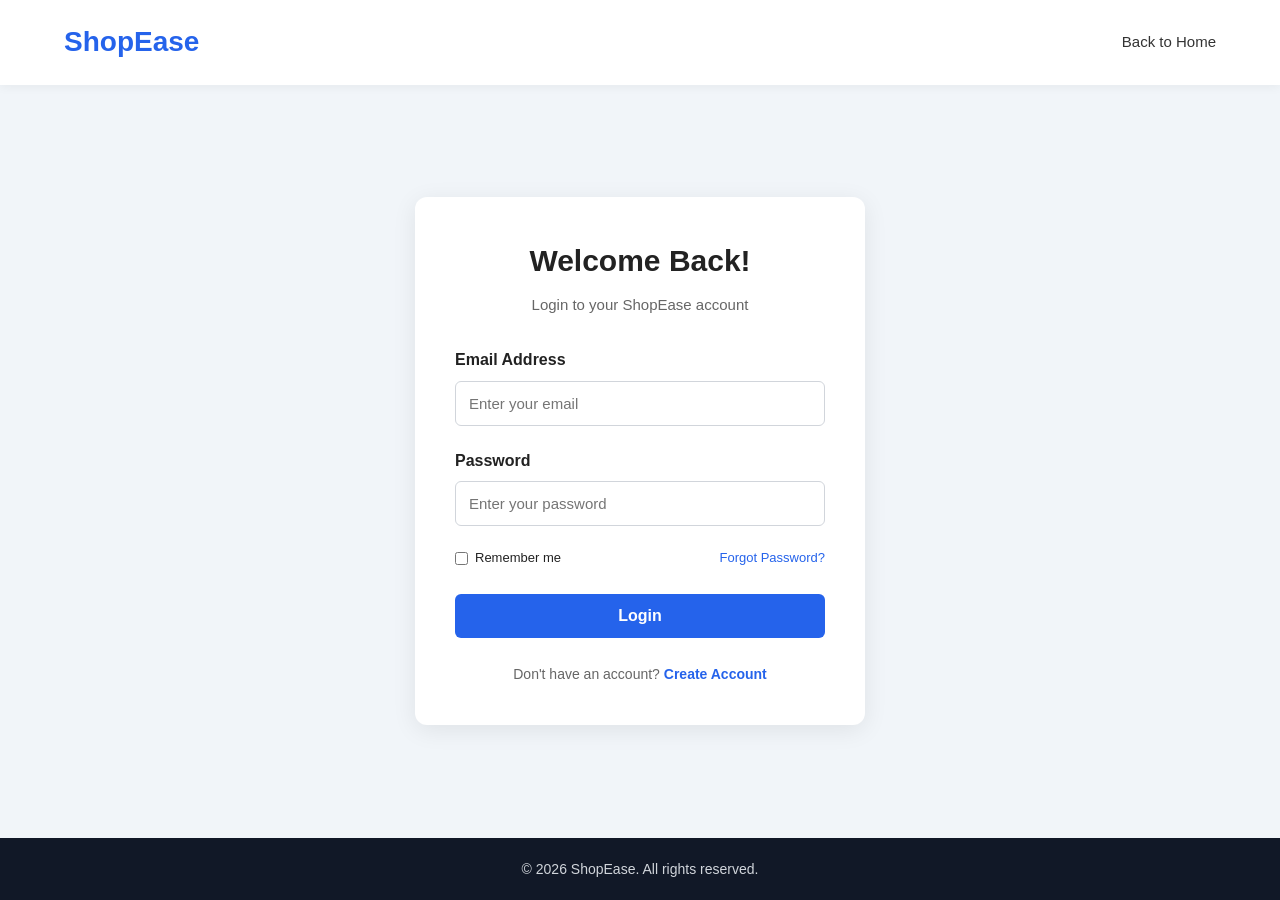
<file: login-page/login.html>
<!DOCTYPE html>
<html lang="en">

<head>
    <meta charset="UTF-8">
    <meta name="viewport" content="width=device-width, initial-scale=1.0">

    <title>Login - ShopEase</title>

    <link rel="stylesheet" href="login.css">
</head>

<body>

    <!-- Header -->

    <header class="header">

        <div class="container navbar">

            <a href="index.html" class="logo">ShopEase</a>

            <a href="index.html" class="back-link">Back to Home</a>

        </div>

    </header>


    <!-- Login Section -->

    <section class="login-section">

        <div class="login-container">

            <!-- Login Heading -->

            <div class="login-heading">

                <h1>Welcome Back!</h1>

                <p>Login to your ShopEase account</p>

            </div>


            <!-- Login Form -->

            <form class="login-form">

                <div class="form-group">

                    <label for="email">Email Address</label>

                    <input
                        type="email"
                        id="email"
                        name="email"
                        placeholder="Enter your email"
                        required
                    >

                </div>


                <div class="form-group">

                    <label for="password">Password</label>

                    <input
                        type="password"
                        id="password"
                        name="password"
                        placeholder="Enter your password"
                        required
                    >

                </div>


                <!-- Remember Me and Forgot Password -->

                <div class="form-options">

                    <label class="remember-me">

                        <input type="checkbox" name="remember">

                        <span>Remember me</span>

                    </label>

                    <a href="#" class="forgot-password">
                        Forgot Password?
                    </a>

                </div>


                <!-- Login Button -->

                <button type="submit" class="login-btn">
                    Login
                </button>


                <!-- Register Link -->

                <p class="register-text">

                    Don't have an account?

                    <a href="#">Create Account</a>

                </p>

            </form>

        </div>

    </section>


    <!-- Footer -->

    <footer class="footer">

        <p>&copy; 2026 ShopEase. All rights reserved.</p>

    </footer>

</body>

</html>
</file>
<file: login-page/login.css>
/* sd Styles */

* {
    margin: 0;
    padding: 0;
    box-sizing: border-box;
}

body {
    font-family: Arial, sans-serif;
    background-color: #f1f5f9;
    color: #222;
    line-height: 1.6;
    min-height: 100vh;
    display: flex;
    flex-direction: column;
}

a {
    text-decoration: none;
}

.container {
    width: 90%;
    max-width: 1200px;
    margin: 0 auto;
}


/* Header */

.header {
    background-color: #fff;
    box-shadow: 0 2px 10px rgba(0, 0, 0, 0.05);
}

.navbar {
    display: flex;
    justify-content: space-between;
    align-items: center;
    padding: 20px 0;
}

.logo {
    font-size: 28px;
    font-weight: bold;
    color: #2563eb;
}

.back-link {
    color: #333;
    font-size: 15px;
}

.back-link:hover {
    color: #2563eb;
}


/* Login Section */

.login-section {
    flex: 1;
    display: flex;
    justify-content: center;
    align-items: center;
    padding: 50px 20px;
}

.login-container {
    width: 100%;
    max-width: 450px;
    background-color: #fff;
    padding: 40px;
    border-radius: 12px;
    box-shadow: 0 5px 25px rgba(0, 0, 0, 0.08);
}


/* Login Heading */

.login-heading {
    text-align: center;
    margin-bottom: 30px;
}

.login-heading h1 {
    font-size: 30px;
    margin-bottom: 8px;
}

.login-heading p {
    color: #666;
    font-size: 15px;
}


/* Form */

.form-group {
    margin-bottom: 22px;
}

.form-group label {
    display: block;
    font-weight: bold;
    margin-bottom: 8px;
}

.form-group input {
    width: 100%;
    padding: 13px;
    border: 1px solid #d1d5db;
    border-radius: 6px;
    font-size: 15px;
    outline: none;
}

.form-group input:focus {
    border-color: #2563eb;
    box-shadow: 0 0 0 3px rgba(37, 99, 235, 0.12);
}


/* Remember Me and Forgot Password */

.form-options {
    display: flex;
    justify-content: space-between;
    align-items: center;
    gap: 10px;
    margin-bottom: 25px;
    font-size: 13px;
}

.remember-me {
    display: flex;
    align-items: center;
    gap: 7px;
    cursor: pointer;
}

.remember-me input {
    accent-color: #2563eb;
}

.forgot-password {
    color: #2563eb;
}

.forgot-password:hover {
    text-decoration: underline;
}


/* Login Button */

.login-btn {
    width: 100%;
    padding: 13px;
    border: none;
    border-radius: 6px;
    background-color: #2563eb;
    color: #fff;
    font-size: 16px;
    font-weight: bold;
    cursor: pointer;
    transition: background-color 0.3s;
}

.login-btn:hover {
    background-color: #1d4ed8;
}


/* Register Link */

.register-text {
    text-align: center;
    margin-top: 25px;
    font-size: 14px;
    color: #666;
}

.register-text a {
    color: #2563eb;
    font-weight: bold;
}

.register-text a:hover {
    text-decoration: underline;
}


/* Footer */

.footer {
    background-color: #111827;
    color: #d1d5db;
    text-align: center;
    padding: 20px;
    font-size: 14px;
}


/* Responsive Design */

@media (max-width: 480px) {

    .login-container {
        padding: 25px 20px;
    }

    .login-heading h1 {
        font-size: 25px;
    }

    .form-options {
        flex-wrap: wrap;
    }

}
</file>
